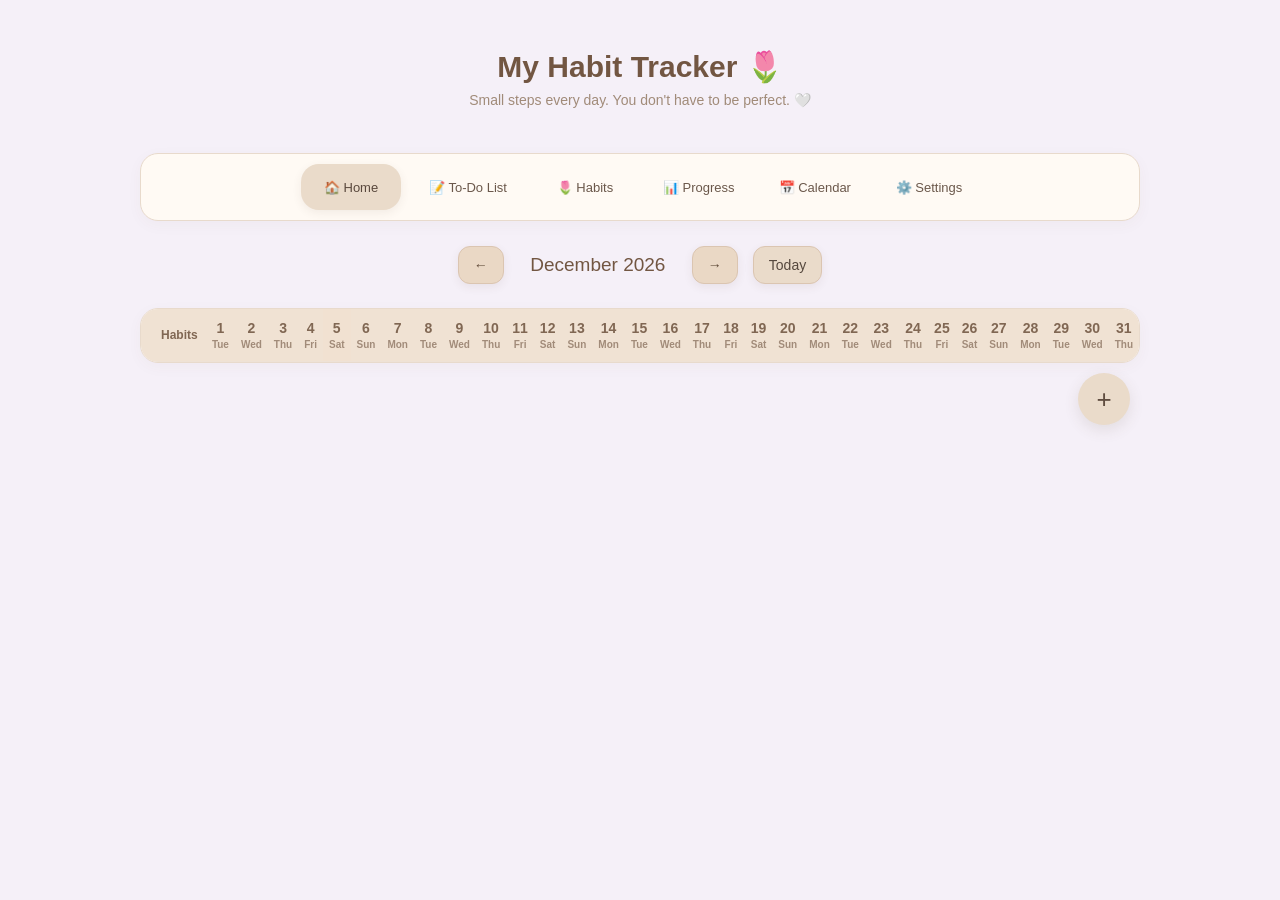
<file: index.html>
<!DOCTYPE html>
<html lang="en">
<head>
  <meta charset="UTF-8">
  <meta name="viewport" content="width=device-width, initial-scale=1.0">
 <title>My Space 🤍</title>
<link rel="stylesheet" href="style.css">

</head>

<body>

<div class="container">

  <header>
    <h1>My Habit Tracker 🌷</h1>
    <p>Small steps every day. You don't have to be perfect. 🤍</p>
  </header>
<nav class="app-nav">

  <button class="nav-active"
          onclick="window.location.href='tracker.html'">
    🏠 Home
  </button>

<button onclick="window.location.href='tasks.html'">
  📝 To-Do List
</button>

  <button onclick="window.location.href='habits.html'">
    🌷 Habits
  </button>

  <button onclick="window.location.href='progress.html'">
    📊 Progress
  </button>

<button onclick="window.location.href='calender.html'">
  📅 Calendar
</button>

  <button onclick="window.location.href='settings.html'">
    ⚙️ Settings
  </button>

</nav>
  <div class="controls">

    <div class="month-control">
      <button onclick="changeMonth(-1)">←</button>

      <h2 id="monthTitle"></h2>

      <button onclick="changeMonth(1)">→</button>
    </div>

    <button class="add-btn" onclick="goToToday()">
      Today
    </button>

  </div>



  <!-- Tracker -->

  <div class="tracker-wrapper">
    <table id="habitTable"></table>
  </div>

  <!-- Add habit -->
<div class="top-add-section">

  <input type="hidden" id="habitInput">

  <button class="top-add-btn" onclick="quickAddHabit()">
    +
  </button>

</div>




</div>


<script src="script.js"></script>

</body>
</html>
</file>
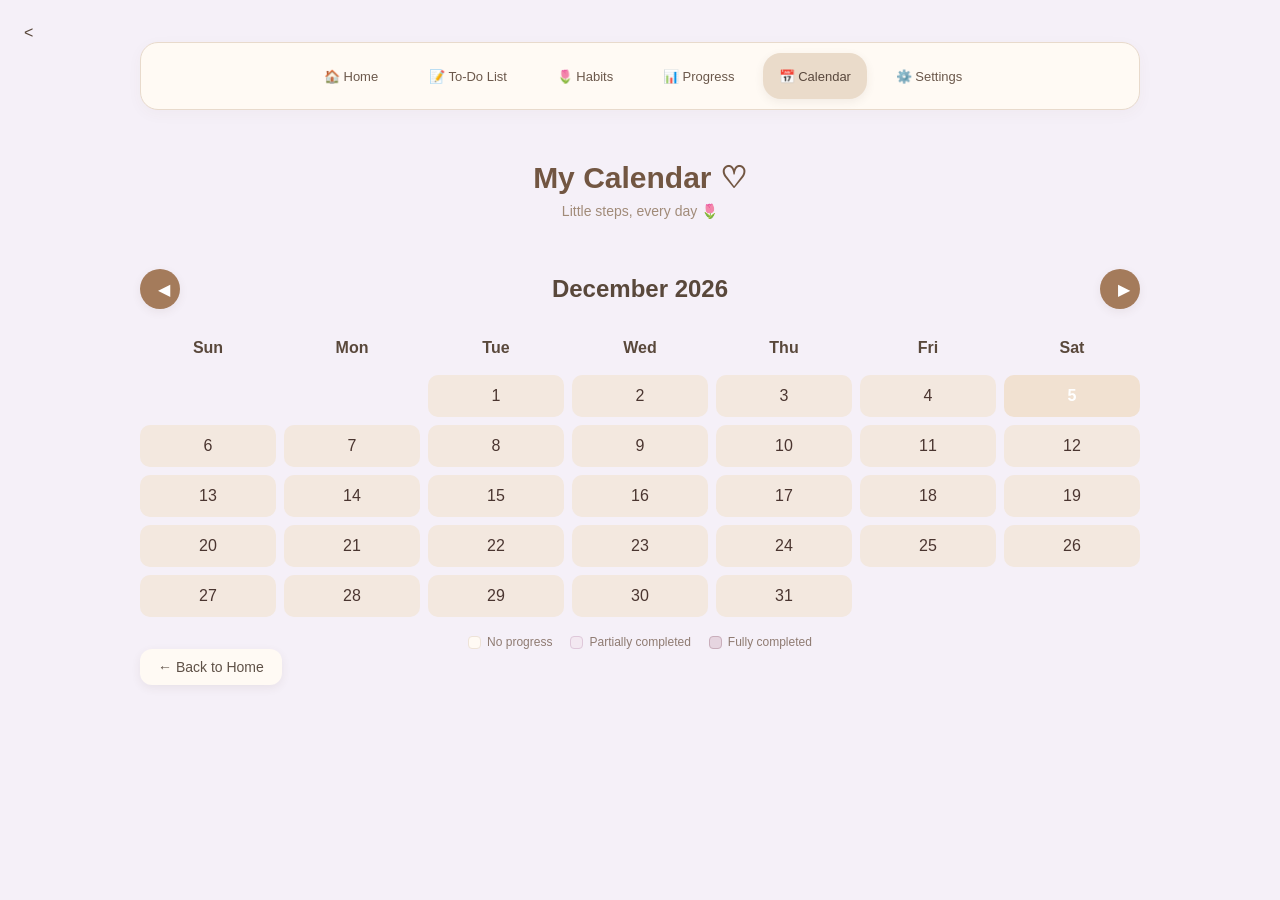
<file: calender.html>
<!DOCTYPE html>
<html lang="en">

<head>
  <meta charset="UTF-8">
  <meta name="viewport" content="width=device-width, initial-scale=1.0">

  <title>My Space - Calendar</title>

  <link rel="stylesheet" href="style.css">
</head>

<body>

  <<div class="container">

    <!-- TOP NAVIGATION -->

    <nav class="app-nav">

      <button onclick="window.location.href='index.html'">
        🏠 Home
      </button>

      <button onclick="window.location.href='tasks.html'">
        📝 To-Do List
      </button>

      <button onclick="window.location.href='habits.html'">
        🌷 Habits
      </button>

      <button onclick="window.location.href='progress.html'">
        📊 Progress
      </button>

      <button class="nav-active"
              onclick="window.location.href='calender.html'">
        📅 Calendar
      </button>

      <button onclick="window.location.href='settings.html'">
        ⚙️ Settings
      </button>

    </nav>

    <header>
      <h1>My Calendar ♡</h1>
      <p>Little steps, every day 🌷</p>
    </header>

    <section class="calendar-box">

     <div class="calendar-navigation">

  <button onclick="changeMonth(-1)">◀</button>

  <h2 id="calendarMonth"></h2>

  <button onclick="changeMonth(1)">▶</button>

</div>

      <div class="calendar-grid" id="calendarGrid"></div>
      <div class="calendar-legend">

  <span>
    <i class="legend-box normal"></i>
    No progress
  </span>

  <span>
    <i class="legend-box partial"></i>
    Partially completed
  </span>

  <span>
    <i class="legend-box complete"></i>
    Fully completed
  </span>

</div>

    </section>

    <button onclick="window.location.href='index.html'">
      ← Back to Home
    </button>

  </div>

  <script src="script.js"></script>

</body>
</html>
</file>
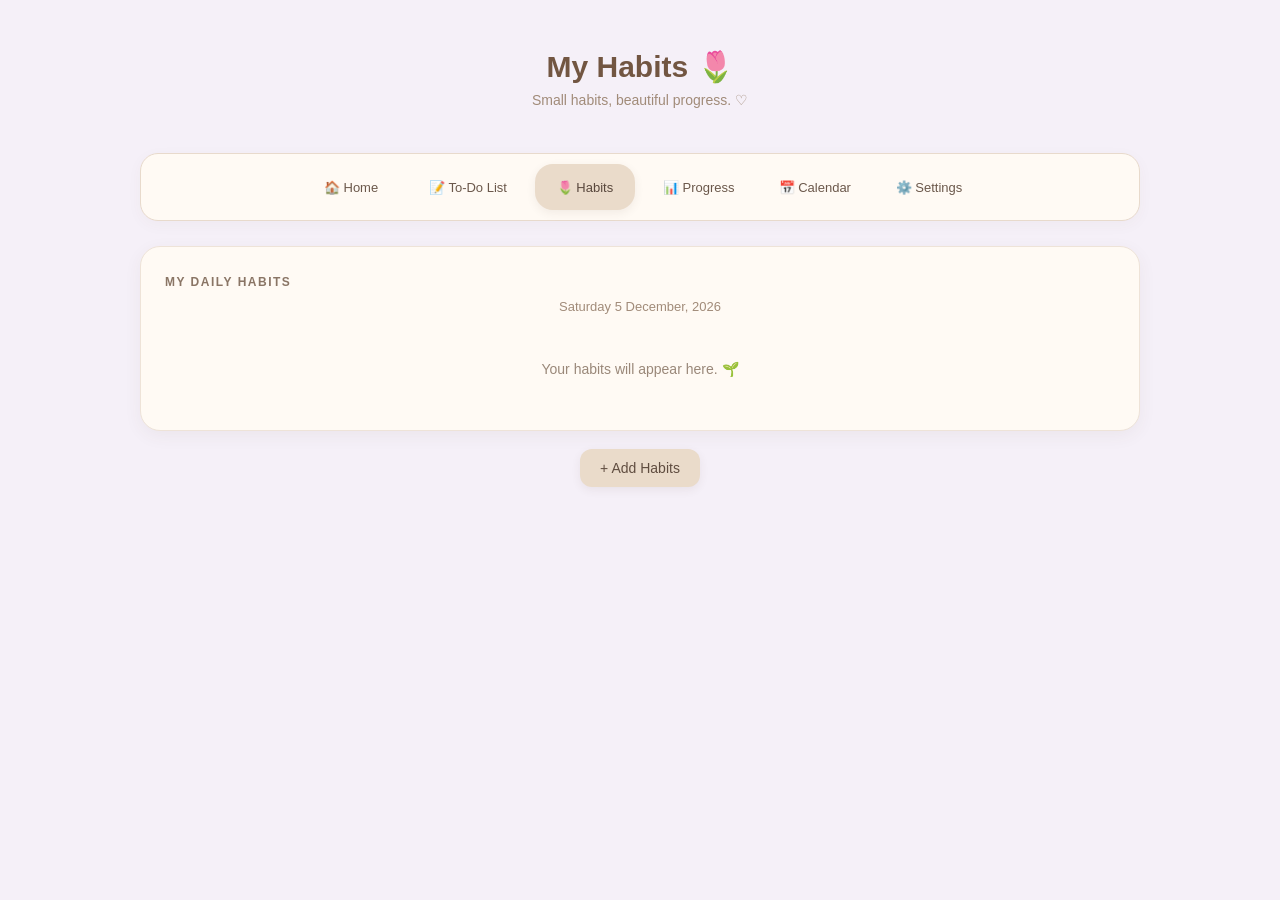
<file: habits.html>
<!DOCTYPE html>
<html lang="en">

<head>
  <meta charset="UTF-8">
  <meta name="viewport" content="width=device-width, initial-scale=1.0">

  <title>My Space - Habits</title>

  <link rel="stylesheet" href="style.css">
</head>

<body>

  <div class="container">

    <header>
      <h1>My Habits 🌷</h1>
      <p>Small habits, beautiful progress. ♡</p>
    </header>

    <!-- NAVIGATION -->

    <nav class="app-nav">

      <button onclick="window.location.href='index.html'">
        🏠 Home
      </button>

      <button onclick="window.location.href='tasks.html'">
        📝 To-Do List
      </button>

      <button class="nav-active"
              onclick="window.location.href='habits.html'">
        🌷 Habits
      </button>

      <button onclick="window.location.href='progress.html'">
        📊 Progress
      </button>

      <button onclick="window.location.href='calender.html'">
        📅 Calendar
      </button>

      <button onclick="window.location.href='settings.html'">
        ⚙️ Settings
      </button>

    </nav>


    <!-- HABITS SECTION -->

    <section class="progress-box">
<p class="section-label">MY DAILY HABITS</p>

<p class="habits-date" id="habitsDate"></p>

      <div id="habitsList">
        <!-- Habits will appear here -->
      </div>

      <p id="emptyHabitsMessage">
        Your habits will appear here. 🌱
      </p>

    </section>


    <button onclick="window.location.href='index.html'">
      + Add Habits
    </button>

  </div>


  <script src="script.js"></script>

  <script>

 function displayHabits() {

  const habitsList =
    document.getElementById("habitsList");

  const emptyMessage =
    document.getElementById("emptyHabitsMessage");

  const habits =
    JSON.parse(localStorage.getItem("habits")) || [];

  const checked =
    JSON.parse(localStorage.getItem("habitChecks")) || {};

  habitsList.innerHTML = "";

  if (habits.length === 0) {

    emptyMessage.style.display = "block";

    return;

  }

  emptyMessage.style.display = "none";


  /* Today's date */

  const today = new Date();

  const dateKey =
    `${today.getFullYear()}-${String(
      today.getMonth() + 1
    ).padStart(2, "0")}-${String(
      today.getDate()
    ).padStart(2, "0")}`;


  habits.forEach((habit, index) => {

    const habitItem =
      document.createElement("div");

    habitItem.className = "habit-item";


    const checkKey =
      `${index}-${dateKey}`;


    const isCompleted =
      checked[checkKey] === true;


habitItem.innerHTML = `

  <label class="habit-check">

    <input
      type="checkbox"
      ${isCompleted ? "checked" : ""}
      onchange="toggleHabitFromHabitsPage(${index})"
    >

    <span>
      ${index + 1}. ${escapeHTML(habit)}
    </span>

  </label>

  <span class="habit-status">
    ${isCompleted ? "Completed ♡" : "Not completed"}
  </span>

`;


    habitsList.appendChild(habitItem);

  });

}
function toggleHabitFromHabitsPage(index) {

  const today = new Date();

const dateKey =
  `${today.getFullYear()}-${String(
    today.getMonth() + 1
  ).padStart(2, "0")}-${String(
    today.getDate()
  ).padStart(2, "0")}`;

const checked =
  JSON.parse(localStorage.getItem("habitChecks")) || {};

const checkKey = `${index}-${dateKey}`;

if (checked[checkKey]) {
  delete checked[checkKey];
} else {
  checked[checkKey] = true;
}

localStorage.setItem(
  "habitChecks",
  JSON.stringify(checked)
);

displayHabits();

}
const habitsDate = document.getElementById("habitsDate");

const today = new Date();

habitsDate.textContent =
  today.toLocaleDateString("en-IN", {
    weekday: "long",
    day: "numeric",
    month: "long",
    year: "numeric"
  });
  displayHabits();

  </script>

</body>
</html>
</file>
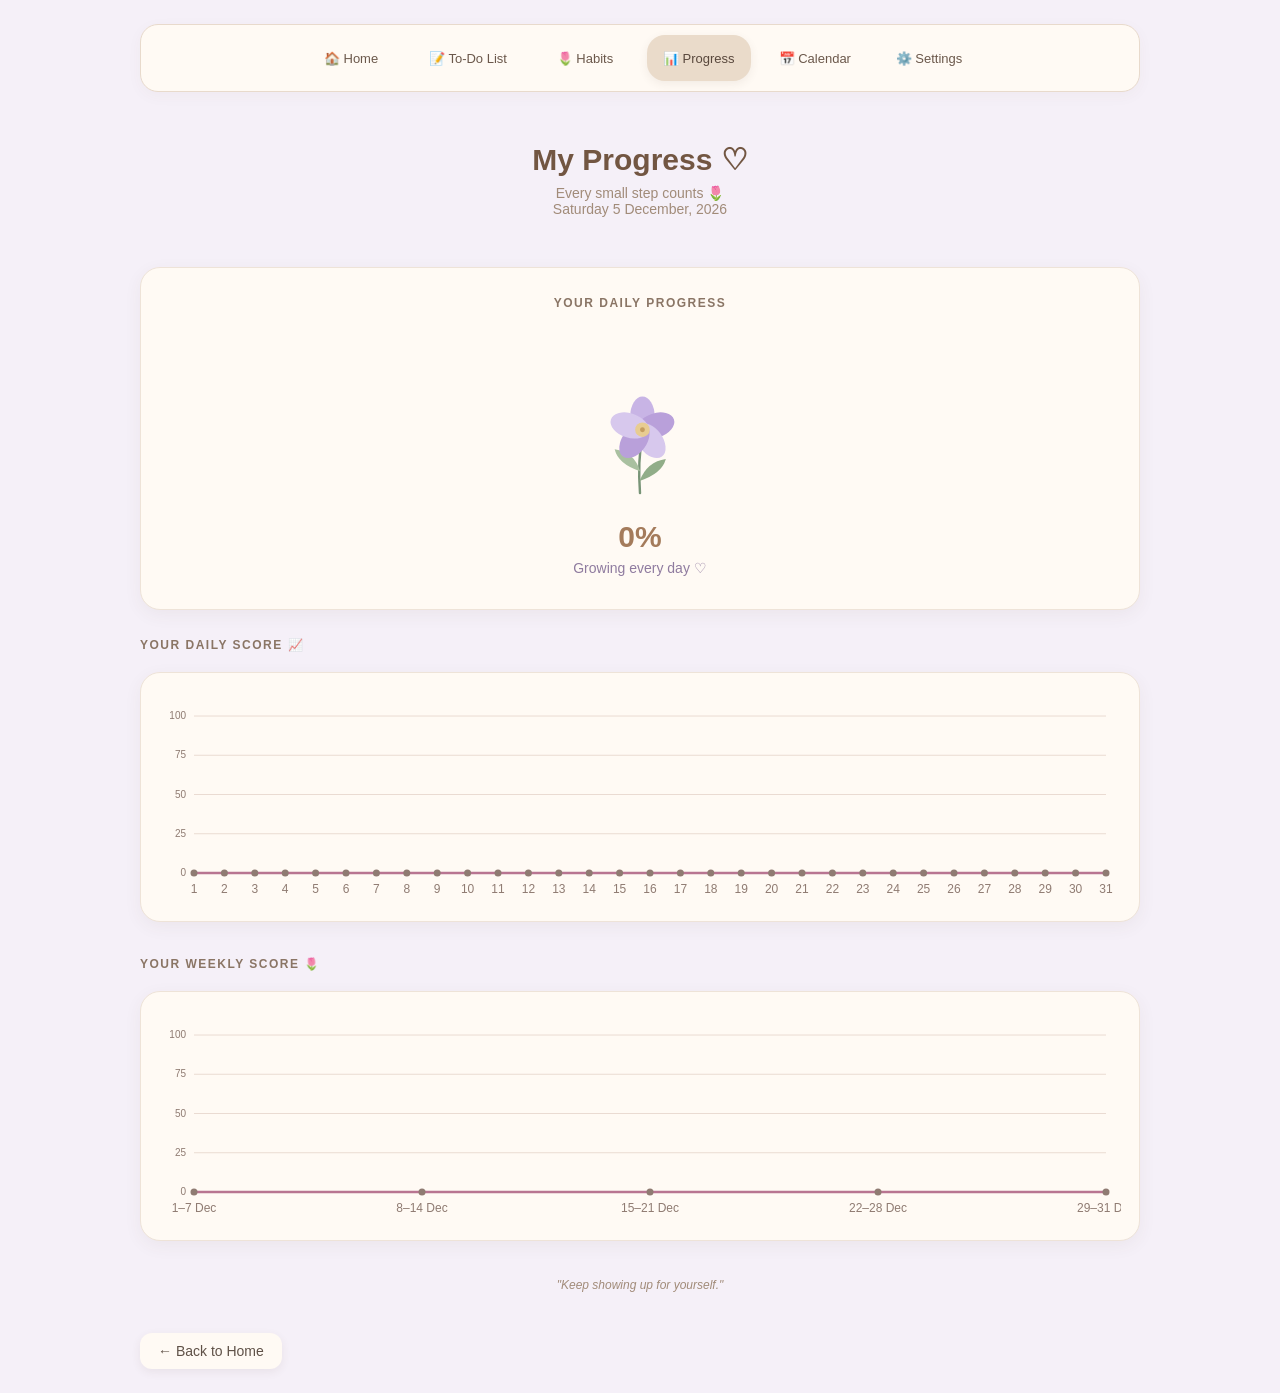
<file: progress.html>
<!DOCTYPE html>
<html lang="en">

<head>
  <meta charset="UTF-8">
  <meta name="viewport" content="width=device-width, initial-scale=1.0">

  <title>My Space - Progress</title>

  <link rel="stylesheet" href="style.css">
</head>

<body>

  <div class="container">


    <!-- TOP NAVIGATION -->

    <nav class="app-nav">

      <button onclick="window.location.href='tracker.html'">
        🏠 Home
      </button>

  <button onclick="window.location.href='tasks.html'">
  📝 To-Do List
</button>

      <button onclick="window.location.href='habits.html'">
        🌷 Habits
      </button>

      <button class="nav-active"
              onclick="window.location.href='progress.html'">
        📊 Progress
      </button>

      <button onclick="window.location.href='calender.html'">
        📅 Calendar
      </button>

      <button onclick="window.location.href='settings.html'">
        ⚙️ Settings
      </button>

    </nav>

    <header>
      <h1>My Progress ♡</h1>
      <p>Every small step counts 🌷</p>
      <p class="current-date" id="currentDate"></p>
    </header>

    <!-- DAILY PROGRESS -->

    <section class="progress-box centered-progress">

      <p class="section-label">YOUR DAILY PROGRESS</p>

      <div class="flower-progress">

        <div class="flower-visual botanical-flower">

          <svg viewBox="0 0 200 220"
               xmlns="http://www.w3.org/2000/svg">

            <!-- Stem -->

            <path d="M100 205 Q95 140 105 85"
                  fill="none"
                  stroke="#789477"
                  stroke-width="5"
                  stroke-linecap="round"/>

            <!-- Left leaf -->

            <path d="M100 160 Q55 145 48 115 Q88 120 100 160Z"
                  fill="#A9C0A0"/>

            <!-- Right leaf -->

            <path d="M99 180 Q145 165 153 135 Q115 140 99 180Z"
                  fill="#91AD88"/>

            <!-- Flower -->

            <g transform="translate(105 75)">

              <ellipse rx="25" ry="40"
                       fill="#C8B4E5"
                       transform="rotate(0) translate(0 -28)"/>

              <ellipse rx="25" ry="40"
                       fill="#B9A0DA"
                       transform="rotate(72) translate(0 -28)"/>

              <ellipse rx="25" ry="40"
                       fill="#D7C8ED"
                       transform="rotate(144) translate(0 -28)"/>

              <ellipse rx="25" ry="40"
                       fill="#B9A0DA"
                       transform="rotate(216) translate(0 -28)"/>

              <ellipse rx="25" ry="40"
                       fill="#D7C8ED"
                       transform="rotate(288) translate(0 -28)"/>

              <circle r="15" fill="#E8CC91"/>

              <circle r="5" fill="#C59D5F"/>

            </g>

          </svg>

        </div>

        <!-- Progress Percentage -->

        <strong id="progressText">0%</strong>

        <p>Growing every day ♡</p>

      </div>

    </section>


    <!-- SCORE GRAPHS -->

    <section class="score-section">

      <p class="section-label">YOUR DAILY SCORE 📈</p>

      <div class="line-graph-container">
        <canvas id="dailyScoreGraph"></canvas>
      </div>


      <p class="section-label">YOUR WEEKLY SCORE 🌷</p>

      <div class="line-graph-container">
        <canvas id="weeklyScoreGraph"></canvas>
      </div>

    </section>


    <!-- MOTIVATIONAL MESSAGE -->

    <p class="daily-quote" id="dailyQuote">
      Little steps, every day. ♡
    </p>


    <!-- BACK BUTTON -->

    <button onclick="window.location.href='tracker.html'">
      ← Back to Home
    </button>

  </div>


  <script src="script.js"></script>

</body>

</html>
</file>
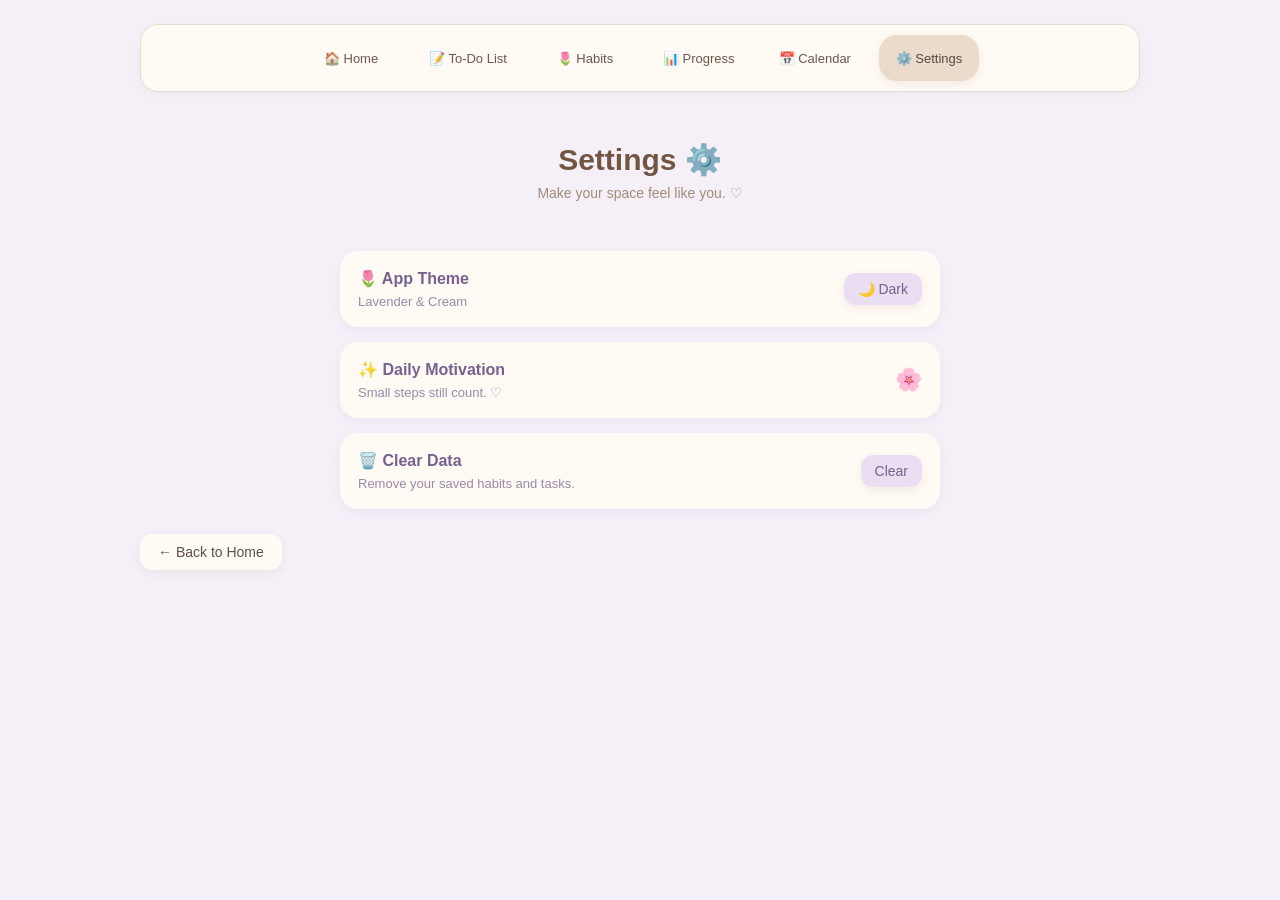
<file: settings.html>
<!DOCTYPE html>
<html lang="en">

<head>
  <meta charset="UTF-8">
  <meta name="viewport" content="width=device-width, initial-scale=1.0">

  <title>My Space - Settings</title>

  <link rel="stylesheet" href="style.css">
</head>

<body>
<div class="container">

    <!-- TOP NAVIGATION -->

    <nav class="app-nav">

      <button onclick="window.location.href='index.html'">
        🏠 Home
      </button>

      <button onclick="window.location.href='tasks.html'">
        📝 To-Do List
      </button>

      <button onclick="window.location.href='habits.html'">
        🌷 Habits
      </button>

      <button onclick="window.location.href='progress.html'">
        📊 Progress
      </button>

      <button onclick="window.location.href='calender.html'">
        📅 Calendar
      </button>

      <button class="nav-active"
              onclick="window.location.href='settings.html'">
        ⚙️ Settings
      </button>

    </nav>

    <header>
      <h1>Settings ⚙️</h1>
      <p>Make your space feel like you. ♡</p>
    </header>


    <!-- SETTINGS -->

    <section class="settings-section">
<div class="setting-item">
  <div>
    <strong>🌷 App Theme</strong>
    <p id="themeText">Lavender & Cream</p>
  </div>

  <button onclick="toggleTheme()" id="themeButton">
    🌙 Dark
  </button>
</div>


      <div class="setting-item">
        <div>
          <strong>✨ Daily Motivation</strong>
          <p>Small steps still count. ♡</p>
        </div>

        <span>🌸</span>
      </div>


      <div class="setting-item">
        <div>
          <strong>🗑️ Clear Data</strong>
          <p>Remove your saved habits and tasks.</p>
        </div>

        <button onclick="clearAppData()">
          Clear
        </button>
      </div>

    </section>


    <button onclick="window.location.href='index.html'">
      ← Back to Home
    </button>

  </div>


  <script src="script.js"></script>

  <script>
function toggleTheme() {

  document.body.classList.toggle("dark-mode");

  const isDark =
    document.body.classList.contains("dark-mode");

  localStorage.setItem("darkMode", isDark);

  const themeText =
    document.getElementById("themeText");

  const themeButton =
    document.getElementById("themeButton");

  if (isDark) {

    themeText.textContent = "Dark Mode";
    themeButton.textContent = "☀️ Light";

  } else {

    themeText.textContent = "Lavender & Cream";
    themeButton.textContent = "🌙 Dark";

  }

}
    function clearAppData() {

      const confirmClear =
        confirm("Are you sure you want to clear your saved data?");

      if (!confirmClear) return;

      localStorage.removeItem("habits");
      localStorage.removeItem("habitChecks");
      localStorage.removeItem("tasks");

      alert("Your saved data has been cleared.");

      window.location.href = "index.html";

    }

  </script>

</body>

</html>
</file>
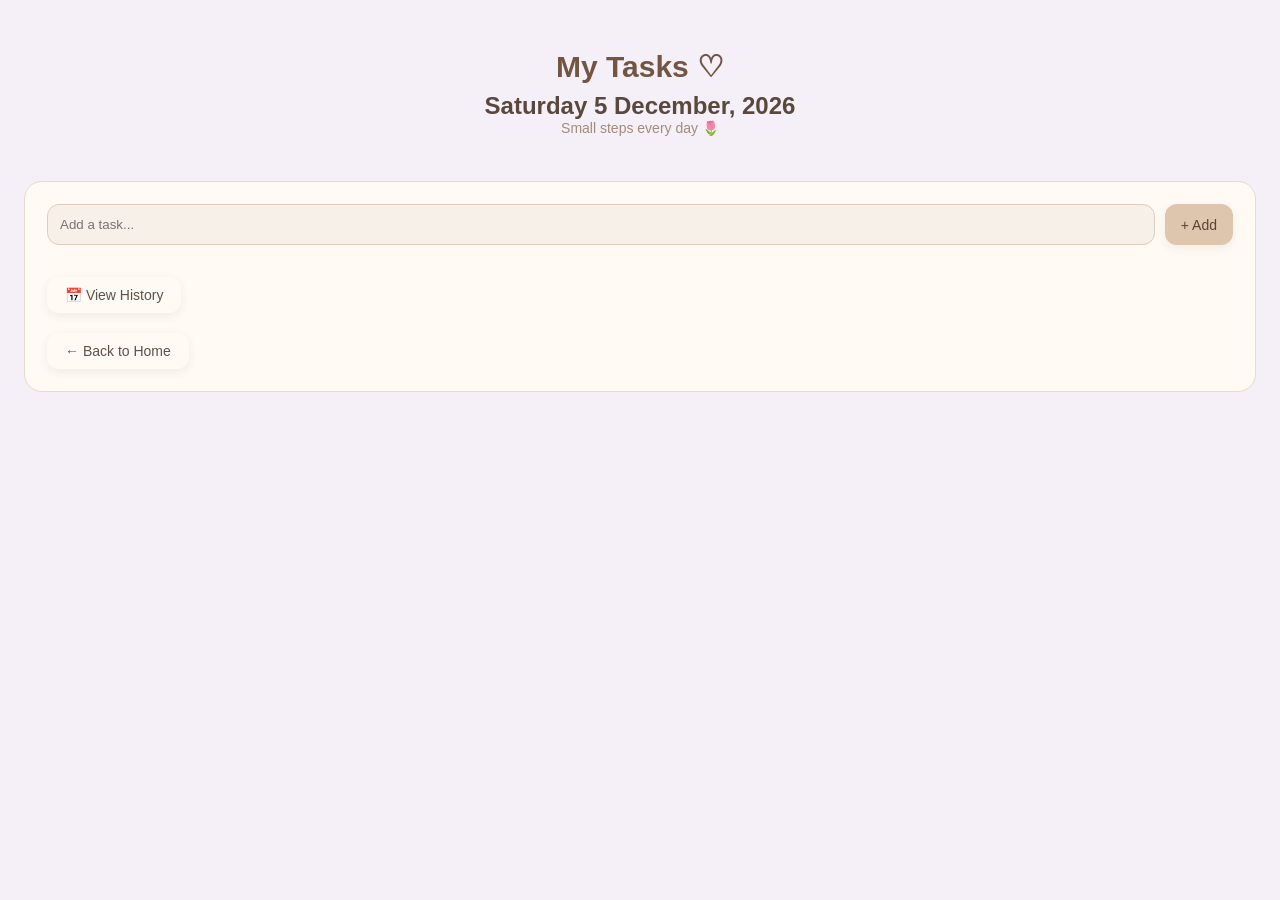
<file: tasks.html>
<!DOCTYPE html>
<html lang="en">
<head>
  <meta charset="UTF-8">
  <meta name="viewport" content="width=device-width, initial-scale=1.0">

  <title>My Space - Tasks</title>

  <link rel="stylesheet" href="style.css">
</head>

<body>

<header>
  <h1>My Tasks ♡</h1>

  <h2 id="taskDate"></h2>

  <p>Small steps every day 🌷</p>
</header>

  <main class="todo-section">

    <div class="todo-input">
      <input
        type="text"
        id="taskInput"
        placeholder="Add a task..."
        maxlength="100"
      >

      <button onclick="addTask()">+ Add</button>
    </div>

    <ul id="taskList"></ul>
    <button onclick="showTaskHistory()">
  📅 View History
</button>

<div id="taskHistory"></div>

    <button onclick="window.location.href='index.html'">
      ← Back to Home
    </button>

  </main>

  <script src="script.js"></script>

</body>
</html>
</file>
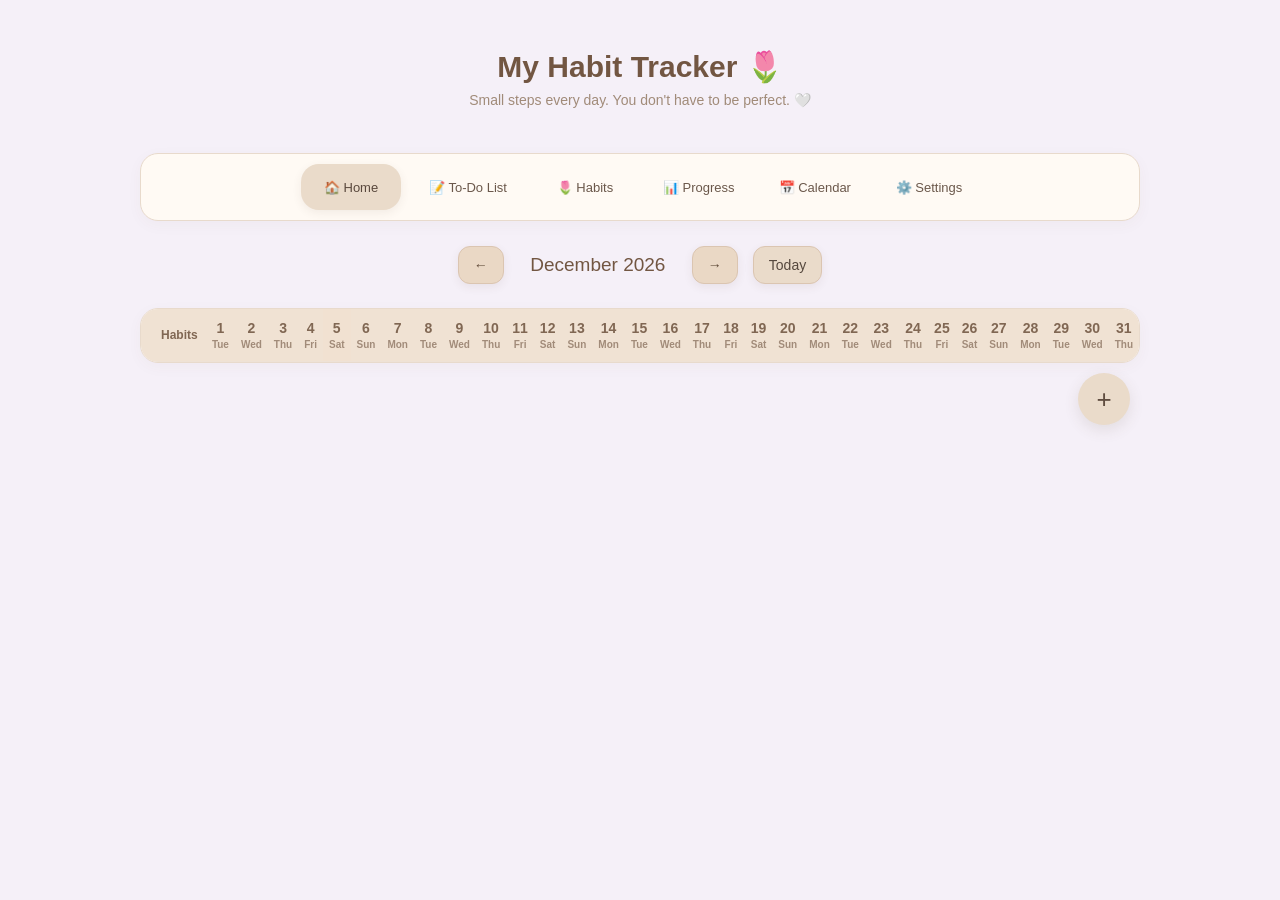
<file: tracker.html>
<!DOCTYPE html>
<html lang="en">
<head>
  <meta charset="UTF-8">
  <meta name="viewport" content="width=device-width, initial-scale=1.0">
 <title>My Space 🤍</title>
<link rel="stylesheet" href="style.css">

</head>

<body>

<div class="container">

  <header>
    <h1>My Habit Tracker 🌷</h1>
    <p>Small steps every day. You don't have to be perfect. 🤍</p>
  </header>
<nav class="app-nav">

  <button class="nav-active"
          onclick="window.location.href='tracker.html'">
    🏠 Home
  </button>

<button onclick="window.location.href='tasks.html'">
  📝 To-Do List
</button>

  <button onclick="window.location.href='habits.html'">
    🌷 Habits
  </button>

  <button onclick="window.location.href='progress.html'">
    📊 Progress
  </button>

<button onclick="window.location.href='calender.html'">
  📅 Calendar
</button>

  <button onclick="window.location.href='settings.html'">
    ⚙️ Settings
  </button>

</nav>
  <div class="controls">

    <div class="month-control">
      <button onclick="changeMonth(-1)">←</button>

      <h2 id="monthTitle"></h2>

      <button onclick="changeMonth(1)">→</button>
    </div>

    <button class="add-btn" onclick="goToToday()">
      Today
    </button>

  </div>



  <!-- Tracker -->

  <div class="tracker-wrapper">
    <table id="habitTable"></table>
  </div>

  <!-- Add habit -->
<div class="top-add-section">

  <input type="hidden" id="habitInput">

  <button class="top-add-btn" onclick="quickAddHabit()">
    +
  </button>

</div>




</div>


<script src="script.js"></script>

</body>
</html>
</file>
<file: style.css>
* {
  box-sizing: border-box;
  margin: 0;
  padding: 0;
}

body {
  font-family: "Segoe UI", sans-serif;
 background: #f5f0f8;
  color: #59483b;
  padding: 24px;
  min-height: 100vh;
}

.container {
  max-width: 1000px;
  margin: auto;
}

/* Header */

header {
  text-align: center;
  padding: 25px 10px;
  margin-bottom: 20px;
}

header h1 {
  font-size: 30px;
  font-weight: 600;
  color: #725642;
  margin-bottom: 8px;
}

header p {
  color: #a18b79;
  font-size: 14px;
}

/* Navigation */

.app-nav {
  display: flex;
  justify-content: center;
  flex-wrap: wrap;
  gap: 8px;
  padding: 10px;
  margin-bottom: 25px;
  background: #fffaf4;
  border: 1px solid #e8dacc;
  border-radius: 18px;
  box-shadow: 0 4px 15px rgba(100, 75, 50, 0.04);
}

.app-nav button {
  border: none;
  background: transparent;
  color: #927b68;
  padding: 11px 18px;
  border-radius: 12px;
  cursor: pointer;
  font-size: 13px;
  transition: 0.2s ease;
}

.app-nav button:hover,
.app-nav .nav-active {
  background: #ddc5ae;
  color: #594334;
}

/* Controls */

.controls {
  display: flex;
  justify-content: center;
  align-items: center;
  gap: 15px;
  margin-bottom: 24px;
  flex-wrap: wrap;
}

.month-control {
  display: flex;
  align-items: center;
  gap: 14px;
}

.month-control button,
.add-btn {
  border: 1px solid #dbc5b1;
  background: #ead8c5;
  color: #604a38;
  padding: 10px 15px;
  border-radius: 12px;
  cursor: pointer;
  font-size: 14px;
  transition: 0.2s ease;
}

.month-control button:hover,
.add-btn:hover {
  background: #d4b79d;
  transform: translateY(-1px);
}

#monthTitle {
  min-width: 160px;
  text-align: center;
  font-size: 19px;
  font-weight: 500;
  color: #725642;
}

/* Statistics */

.stats {
  display: flex;
  justify-content: center;
  gap: 14px;
  margin-bottom: 24px;
  flex-wrap: wrap;
}

.stat {
  background: #fffaf4;
  border: 1px solid #e8dacc;
  padding: 20px;
  border-radius: 18px;
  text-align: center;
  min-width: 170px;
  box-shadow: 0 4px 15px rgba(100, 75, 50, 0.04);
}

.stat-number {
  font-size: 25px;
  font-weight: 600;
  color: #a47b5b;
  margin-bottom: 6px;
}

.stat-label {
  color: #a18b79;
  font-size: 12px;
}

/* Tracker */

.tracker-wrapper {
  background: #fffaf4;
  border: 1px solid #e8dacc;
  border-radius: 18px;
  overflow-x: auto;
  box-shadow: 0 4px 15px rgba(100, 75, 50, 0.04);
}

table {
  border-collapse: collapse;
  width: 100%;
  min-width: 750px;
}

th,
td {
  border-bottom: 1px solid #eee2d6;
  text-align: center;
  padding: 11px 6px;
}

th {
  background: #f0e2d3;
  color: #806753;
  font-size: 12px;
}

.habit-column {
  width: 220px;
  text-align: left;
  padding-left: 20px;
  position: sticky;
  left: 0;
  background: #fffaf4;
  z-index: 2;
}

th.habit-column {
  background: #f0e2d3;
  z-index: 3;
}

.habit-name {
  font-size: 14px;
  font-weight: 500;
  color: #59483b;
}

.day-number {
  font-weight: 600;
  font-size: 14px;
}

.weekday {
  font-size: 10px;
  color: #a18b79;
  margin-top: 3px;
}

/* Checkbox */

input[type="checkbox"] {
  appearance: none;
  width: 21px;
  height: 21px;
  border: 1px solid #cdb39c;
  border-radius: 7px;
  cursor: pointer;
  position: relative;
  vertical-align: middle;
  transition: 0.2s ease;
}

input[type="checkbox"]:checked {
  background: #b89578;
  border-color: #b89578;
}

input[type="checkbox"]:checked::after {
  content: "✓";
  color: #fffaf4;
  font-size: 14px;
  font-weight: bold;
  position: absolute;
  left: 4px;
  top: 0;
}

.today {
  background: #f1e1d1 !important;
}

/* Delete button */

.delete-btn {
  border: none;
  background: transparent;
  color: #a18b79;
  cursor: pointer;
  font-size: 13px;
  margin-left: 8px;
  opacity: 0.6;
}

.delete-btn:hover {
  opacity: 1;
  color: #a47b5b;
}

/* Add habit */

.add-section {
  display: flex;
  gap: 10px;
  margin-top: 20px;
  margin-bottom: 20px;
}

#habitInput {
  flex: 1;
  padding: 13px;
  border: 1px solid #e1cdbb;
  background: #fffaf4;
  color: #59483b;
  border-radius: 12px;
  outline: none;
  font-size: 14px;
}

#habitInput::placeholder {
  color: #b6a18e;
}

#habitInput:focus {
  border-color: #b89578;
}

/* Progress */

.progress-box {
  background: #fffaf4;
  border: 1px solid #e8dacc;
  padding: 30px 20px;
  border-radius: 18px;
  margin-top: 20px;
  box-shadow: 0 4px 15px rgba(100, 75, 50, 0.04);
}

.centered-progress {
  text-align: center;
}

.section-label {
  color: #a18b79;
  font-size: 11px;
  letter-spacing: 2px;
  margin-bottom: 22px;
}

.progress-ring {
  display: flex;
  justify-content: center;
  align-items: center;
}

.progress-circle {
  width: 145px;
  height: 145px;
  border-radius: 50%;
  border: 8px solid #ead8c5;
  display: flex;
  align-items: center;
  justify-content: center;
  background: #fffaf4;
  box-shadow: 0 0 25px rgba(160, 120, 85, 0.08);
  transition: background 0.6s ease;
}

#progressText {
  color: #a47b5b;
  font-size: 30px;
  font-weight: 600;
}

.progress-message {
  color: #a18b79;
  font-size: 12px;
  margin-top: 18px;
}

.daily-quote {
  text-align: center;
  color: #a18b79;
  font-size: 12px;
  font-style: italic;
  margin: 18px auto;
  max-width: 280px;
  line-height: 1.6;
}

/* Mobile */

@media (max-width: 600px) {
  body {
    padding: 12px;
  }

  header h1 {
    font-size: 25px;
  }

  .app-nav {
    gap: 4px;
  }

  .app-nav button {
    padding: 10px 12px;
    font-size: 12px;
  }

  .stats {
    gap: 8px;
  }

  .stat {
    min-width: 130px;
    padding: 13px 8px;
  }

  .stat-number {
    font-size: 21px;
  }

  .add-section {
    flex-direction: column;
  }

  .add-btn {
    width: 100%;
  }
}
/* To-Do List */

.todo-section {
  background: #fffaf4;
  border: 1px solid #e8dacc;
  border-radius: 18px;
  padding: 22px;
  margin-bottom: 25px;
}

.todo-section h2 {
  color: #725642;
  font-size: 20px;
  margin-bottom: 16px;
}

.todo-input {
  display: flex;
  gap: 10px;
}

#taskInput {
  flex: 1;
  padding: 12px;
  border: 1px solid #e1cdbb;
  border-radius: 12px;
  background: #f6f0e8;
  color: #59483b;
  outline: none;
}

.todo-input button {
  border: none;
  background: #ddc5ae;
  color: #594334;
  padding: 10px 16px;
  border-radius: 12px;
  cursor: pointer;
}

#taskList {
  list-style: none;
  margin-top: 18px;
}

#taskList li {
  display: flex;
  justify-content: space-between;
  align-items: center;
  padding: 12px;
  margin-bottom: 8px;
  background: #f6f0e8;
  border-radius: 10px;
  color: #59483b;
}

#taskList button {
  border: none;
  background: transparent;
  cursor: pointer;
  color: #a47b5b;
}
/* Separate Pages */

.page-section {
  display: none;
}

.page-section.active-page {
  display: block;
}
#taskList label {
  display: flex;
  align-items: center;
  gap: 10px;
}

#taskList input[type="checkbox"] {
  width: 18px;
  height: 18px;
  cursor: pointer;
}

#taskList .completed {
  text-decoration: line-through;
  opacity: 0.5;
}
.top-add-section {
  display: flex;
  justify-content: flex-end;
  margin: 10px 0 20px;
}

.top-add-btn {
  width: 45px;
  height: 45px;
  border: none;
  border-radius: 50%;
  background: #a47b5b;
  color: white;
  font-size: 28px;
  cursor: pointer;
}

.calendar-box {
  margin-top: 25px;
  text-align: center;
}

.calendar-grid {
  display: grid;
  grid-template-columns: repeat(7, 1fr);
  gap: 8px;
  margin-top: 20px;
}

.calendar-weekday {
  font-weight: bold;
  padding: 10px 0;
}

.calendar-day,
.calendar-empty {
  padding: 12px 0;
  border-radius: 10px;
}

.calendar-day {
  background: #f3e8df;
  color: #4a3530;
}

.calendar-day.today {
  background: #a47b5b;
  color: white;
  font-weight: bold;
}
.calendar-navigation {
  display: flex;
  align-items: center;
  justify-content: space-between;
  gap: 15px;
  margin-bottom: 15px;
}

.calendar-navigation button {
  width: 40px;
  height: 40px;
  border: none;
  border-radius: 50%;
  background: #a47b5b;
  color: white;
  cursor: pointer;
  font-size: 16px;
}

.calendar-navigation h2 {
  margin: 0;
}



/* -----------------------------
   LINE SCORE GRAPHS
----------------------------- */

.line-graph-container {
  width: 100%;
  height: 250px;
  margin: 20px 0 35px;
  padding: 15px;
  background: #fffaf4;
  border-radius: 18px;
  box-sizing: border-box;
  overflow-x: auto;
}

.line-graph-container canvas {
  width: 100%;
  height: 100%;
  display: block;
}
/* -----------------------------
   GROWING FLOWER PROGRESS
----------------------------- */

.flower-progress {
  text-align: center;
  padding: 25px;
  background: #fffaff;
  border-radius: 24px;
}

.flower-visual {
  position: relative;
  width: 180px;
  height: 180px;
  margin: 0 auto 10px;
}

.flower-sparkles {
  color: #b5a1d3;
  font-size: 22px;
  letter-spacing: 12px;
  margin-bottom: 8px;
}

.flower-head {
  font-size: 65px;
  animation: flowerFloat 3s ease-in-out infinite;
}

.flower-stem {
  width: 6px;
  height: 55px;
  background: #91a887;
  border-radius: 10px;
  margin: -8px auto 0;
}

.flower-leaves {
  font-size: 35px;
  margin-top: -45px;
  margin-left: 65px;
}

.flower-soil {
  width: 100px;
  height: 22px;
  background: #b99b91;
  border-radius: 50%;
  margin: 12px auto 0;
}

.flower-progress strong {
  display: block;
  color: #76618f;
  font-size: 32px;
  margin-top: 15px;
}

.flower-progress p {
  color: #8f7b9f;
  font-size: 15px;
}

@keyframes flowerFloat {
  0%, 100% {
    transform: translateY(0);
  }

  50% {
    transform: translateY(-6px);
  }
}
/* Bigger Botanical Flower */

.botanical-flower {
  width: 260px;
  margin: 0 auto;
}

.botanical-flower svg {
  width: 240px;
  height: 265px;
  display: block;
  margin: 0 auto;
}
/* SMALL BOTANICAL FLOWER */

.botanical-flower {
  width: 180px;
  margin: 0 auto;
  text-align: center;
}

.botanical-flower svg {
  width: 150px;
  height: 170px;
  display: block;
  margin: 0 auto;
}

.botanical-flower strong {
  display: block;
  font-size: 28px;
  color: #76618f;
  margin-top: 5px;
}

.botanical-flower p {
  margin-top: 5px;
  color: #8f7b9f;
}

/* SETTINGS PAGE */

.settings-section {
  margin: 25px auto;
  max-width: 600px;
}

.setting-item {
  display: flex;
  justify-content: space-between;
  align-items: center;
  gap: 15px;
  padding: 18px;
  margin-bottom: 15px;
  background: #fffaf4;
  border-radius: 18px;
  box-shadow: 0 4px 12px rgba(120, 95, 140, 0.08);
}

.setting-item strong {
  color: #76618f;
  font-size: 16px;
}

.setting-item p {
  margin: 6px 0 0;
  color: #9a8aa8;
  font-size: 13px;
}

.setting-item span {
  font-size: 22px;
}

.setting-item button {
  padding: 8px 14px;
  background: #eadff2;
  color: #76618f;
  border: none;
  border-radius: 12px;
  cursor: pointer;
}
/* -----------------------------
   TASK HISTORY
----------------------------- */

#taskHistory {
  margin-top: 20px;
  text-align: left;
}

#taskHistory > div {
  background: #fffaf4;
  padding: 16px;
  margin-bottom: 14px;
  border-radius: 14px;
  border: 1px solid #eee3d8;
}

#taskHistory h3 {
  margin-top: 0;
  margin-bottom: 10px;
  font-size: 16px;
  font-weight: 600;
}

#taskHistory p {
  margin: 8px 0;
  font-size: 14px;
}
/* -----------------------------
   AESTHETIC BUTTONS
----------------------------- */

button {
  border: none;
  outline: none;
  cursor: pointer;

  background: #fffaf4;
  color: #5f5147;

  padding: 10px 18px;

  border-radius: 12px;

  font-family: inherit;
  font-size: 14px;
  font-weight: 500;

  box-shadow: 0 3px 10px rgba(90, 70, 50, 0.08);

  transition:
    transform 0.2s ease,
    box-shadow 0.2s ease,
    background 0.2s ease;
}


/* Hover */

button:hover {
  background: #f4eadf;

  transform: translateY(-2px);

  box-shadow:
    0 5px 14px rgba(90, 70, 50, 0.12);
}


/* Click */

button:active {
  transform: translateY(0);

  box-shadow:
    0 2px 6px rgba(90, 70, 50, 0.08);
}


/* Back to Home */

button[onclick*="tracker.html"] {
  margin-top: 20px;
}


/* View History */

button[onclick*="showTaskHistory"] {
  margin-top: 14px;
}


/* -----------------------------
   FLOATING + BUTTON
----------------------------- */

.top-add-btn {
  width: 54px;
  height: 54px;

  padding: 0;

  border-radius: 50%;

  background: #eadbca;
  color: #604d40;

  font-size: 27px;
  font-weight: 400;

  display: flex;
  align-items: center;
  justify-content: center;

  box-shadow:
    0 5px 15px rgba(90, 70, 50, 0.12);
}

.top-add-btn:hover {
  background: #e2cfbb;

  transform: translateY(-3px);

  box-shadow:
    0 8px 18px rgba(90, 70, 50, 0.15);
}


/* Today button */

.add-btn {
  background: #eadbca;
  color: #55483e;
}

.add-btn:hover {
  background: #e2cfbb;
}


/* Add button hover */

.add-btn:hover,
.top-add-btn:hover {
  background: #dfcfbd;
}


/* Delete buttons */

button[onclick*="deleteTask"] {
  background: transparent;
  box-shadow: none;
  padding: 6px 9px;
}

button[onclick*="deleteTask"]:hover {
  background: #f3e7dc;
  transform: scale(1.05);
}


/* -----------------------------
   NAVIGATION BUTTONS
----------------------------- */

.app-nav button {
  background: transparent;
  color: #6b584b;

  box-shadow: none;

  padding: 10px 16px;
  border-radius: 18px;
}

.app-nav button:hover {
  background: #f7eee5;
  transform: translateY(-1px);
}


/* Active Home button */

.app-nav .nav-active {
  background: #eadbca;
  color: #59483d;

  box-shadow:
    0 3px 10px rgba(90, 70, 50, 0.08);
}

.app-nav .nav-active:hover {
  background: #e5d3c0;
}
/* =============================
   FINAL NAVIGATION ALIGNMENT
============================= */

.app-nav {
  display: flex;
  align-items: center;
  justify-content: center;
  gap: 12px;
}

.app-nav button {
  height: 46px;
  min-width: 100px;

  margin: 0;
  padding: 0 16px;

  display: flex;
  align-items: center;
  justify-content: center;

  line-height: 1;
  white-space: nowrap;
}


/* Active Home button */

.app-nav .nav-active {
  height: 46px;
  min-width: 100px;

  display: flex;
  align-items: center;
  justify-content: center;

  margin: 0;
}


/* =============================
   CENTER + BUTTON
============================= */

.top-add-section {
  width: 100%;

  display: flex;
  align-items: center;
  justify-content: flex-end;

  margin-top: 10px;
  padding-right: 10px;
}


/* The + itself */

.top-add-btn {
  width: 52px;
  height: 52px;

  min-width: 52px;

  padding: 0;
  margin: 0;

  display: flex;
  align-items: center;
  justify-content: center;

  border-radius: 50%;

  font-size: 26px;
  line-height: 1;
}
/* =============================
   HABITS PAGE
============================= */

.progress-box {
  margin-top: 25px;
  padding: 28px 24px;

  background: #fffaf4;
  border: 1px solid #eee3d8;
  border-radius: 20px;

  box-shadow: 0 5px 18px rgba(90, 70, 50, 0.06);
}

.section-label {
  margin-bottom: 10px;

  font-size: 12px;
  letter-spacing: 1.5px;
  color: #8a7565;
  font-weight: 600;
}

/* Today's date */

.habits-date {
  text-align: center;
  color: #a18b79;
  font-size: 13px;
  margin-bottom: 22px;
}

/* Individual habits */

.habit-item {
  display: flex;
  align-items: center;
  justify-content: space-between;
  gap: 15px;

  padding: 15px 16px;
  margin-bottom: 10px;

  background: #f8f1e9;
  border: 1px solid #eee2d6;
  border-radius: 14px;

  color: #5f5147;
  font-size: 15px;

  transition: 0.2s ease;
}

.habit-item:hover {
  background: #f2e7db;
  transform: translateY(-1px);
}

/* Checkbox + habit name */

.habit-check {
  display: flex;
  align-items: center;
  gap: 12px;

  flex: 1;
  cursor: pointer;
}

.habit-check span {
  transition: 0.2s ease;
}

/* Completed habit */

.habit-item:has(input:checked) .habit-check span {
  text-decoration: line-through;
  opacity: 0.55;
}

/* Status */

.habit-status {
  font-size: 12px;
  color: #a18b79;
  white-space: nowrap;
}

.habit-item:has(input:checked) .habit-status {
  color: #a47b5b;
}

/* Empty message */

#emptyHabitsMessage {
  color: #9a8879;
  font-size: 14px;
  text-align: center;
  padding: 25px 0;
}

/* Add Habits button */

.progress-box + button {
  display: block;
  margin: 18px auto 0;

  padding: 11px 20px;

  background: #eadbca;
  color: #604d40;

  border: none;
  border-radius: 12px;

  font-family: inherit;
  font-size: 14px;
  cursor: pointer;

  transition: 0.2s ease;
}

.progress-box + button:hover {
  background: #dfcfbd;
  transform: translateY(-2px);
}

/* Mobile */

@media (max-width: 600px) {

  .progress-box {
    padding: 22px 16px;
  }

  .habit-item {
    padding: 14px 12px;
  }

  .habit-status {
    font-size: 11px;
  }

}
/* =============================
   PROGRESS PAGE - DAILY CARD
============================= */

.centered-progress {
  margin-top: 25px;
  padding: 28px 24px;
  background: #fffaf4;
  border: 1px solid #eee3d8;
  border-radius: 20px;
  box-shadow: 0 5px 18px rgba(90, 70, 50, 0.06);
}

.centered-progress .section-label {
  margin-bottom: 12px;
}

.centered-progress .flower-progress {
  padding: 10px 0 5px;
  background: transparent;
}

.centered-progress .botanical-flower {
  margin-bottom: 5px;
}

.centered-progress .flower-progress strong {
  margin-top: 8px;
  font-size: 30px;
}

.centered-progress .flower-progress p {
  margin-top: 6px;
  font-size: 14px;
  color: #8f7b9f;
}
/* =============================
   PROGRESS PAGE - SCORE GRAPHS
============================= */

.score-section {
  margin-top: 25px;
}

.score-section .section-label {
  margin-top: 28px;
  margin-bottom: 12px;
}

.line-graph-container {
  background: #fffaf4;
  border: 1px solid #eee3d8;
  border-radius: 20px;
  box-shadow: 0 5px 18px rgba(90, 70, 50, 0.06);
  padding: 18px;
}
/* =============================
   PROGRESS PAGE - GRAPH SIZE
============================= */

.line-graph-container {
  overflow-x: auto;
}

.line-graph-container canvas {
  min-width: 600px;
  display: block;
}
/* =============================
   CALENDAR - HABIT COMPLETION
============================= */

.calendar-day.partially-completed {
  background: #f3e8f1;
  border: 1px solid #dfc8da;
}

.calendar-day.fully-completed {
  background: #e6d5e0;
  border: 1px solid #c9aebb;
}
/* =============================
   CALENDAR - LEGEND
============================= */

.calendar-legend {
  display: flex;
  justify-content: center;
  align-items: center;
  gap: 18px;
  flex-wrap: wrap;
  margin-top: 18px;
  font-size: 12px;
  color: #8f7b72;
}

.calendar-legend span {
  display: flex;
  align-items: center;
  gap: 6px;
}

.legend-box {
  width: 13px;
  height: 13px;
  border-radius: 4px;
  display: inline-block;
}

.legend-box.normal {
  background: #fffaf4;
  border: 1px solid #eee3d8;
}

.legend-box.partial {
  background: #f3e8f1;
  border: 1px solid #dfc8da;
}

.legend-box.complete {
  background: #e6d5e0;
  border: 1px solid #c9aebb;
}
/* =============================
   DARK MODE
============================= */

body.dark-mode {
  background: #2f2830;
  color: #f6eee8;
}

body.dark-mode .container {
  background: #2f2830;
}

body.dark-mode header h1,
body.dark-mode header p {
  color: #f6eee8;
}

body.dark-mode .app-nav {
  background: #3a3039;
}

body.dark-mode .app-nav button {
  color: #f6eee8;
}

body.dark-mode .settings-section,
body.dark-mode .setting-item,
body.dark-mode .progress-box,
body.dark-mode .line-graph-container,
body.dark-mode .calendar-box {
  background: #3a3039;
  border-color: #514450;
}

body.dark-mode .setting-item p,
body.dark-mode .section-label,
body.dark-mode .current-date {
  color: #cbbbc5;
}

body.dark-mode button {
  color: #f6eee8;
}
/* Dark mode text visibility */

body.dark-mode .setting-item strong {
  color: #fffaf4;
}

body.dark-mode .setting-item p {
  color: #d8cbd2;
}

body.dark-mode .setting-item span {
  color: #fffaf4;
}

body.dark-mode .app-nav button {
  color: #fffaf4;
}

body.dark-mode .app-nav button:hover,
body.dark-mode .app-nav .nav-active {
  color: #fffaf4;
}

body.dark-mode header h1 {
  color: #fffaf4;
}

body.dark-mode header p {
  color: #d8cbd2;
}

body.dark-mode button {
  color: #fffaf4;
}
/* Dark mode - To-Do List */

body.dark-mode .task-item,
body.dark-mode .task-item span,
body.dark-mode .task-item label {
  color: #fffaf4;
}

body.dark-mode .task-item p {
  color: #d8cbd2;
}

body.dark-mode input,
body.dark-mode textarea {
  color: #fffaf4;
  background: #3a3039;
  border-color: #514450;
}

body.dark-mode input::placeholder,
body.dark-mode textarea::placeholder {
  color: #bcaeb7;
}
/* Dark mode - action buttons */

body.dark-mode .task-history button,
body.dark-mode .tasks-actions button,
body.dark-mode .container > button {
  color: #fffaf4;
  background: #4a3b46;
  border-color: #62505d;
}

body.dark-mode .task-history button:hover,
body.dark-mode .tasks-actions button:hover,
body.dark-mode .container > button:hover {
  color: #fffaf4;
  background: #5a4754;
}
/* Dark mode - To-Do List buttons */

body.dark-mode .todo-section > button {
  color: #fffaf4;
  background: #4a3b46;
  border: 1px solid #62505d;
}

body.dark-mode .todo-section > button:hover {
  color: #fffaf4;
  background: #5a4754;
}
/* =============================
   DARK MODE - HOME PAGE
============================= */

body.dark-mode .controls h2 {
  color: #fffaf4;
}

body.dark-mode .month-control button,
body.dark-mode .add-btn {
  color: #fffaf4;
  background: #4a3b46;
  border-color: #62505d;
}

body.dark-mode .month-control button:hover,
body.dark-mode .add-btn:hover {
  background: #5a4754;
  color: #fffaf4;
}

body.dark-mode .tracker-wrapper {
  background: #3a3039;
}

body.dark-mode #habitTable {
  color: #fffaf4;
}

body.dark-mode #habitTable th,
body.dark-mode #habitTable td {
  color: #fffaf4;
  border-color: #514450;
}

body.dark-mode .top-add-btn {
  color: #fffaf4;
  background: #4a3b46;
  border-color: #62505d;
}
body.dark-mode #monthTitle {
  color: #fffaf4;
}

body.dark-mode .current-date {
  color: #d8cbd2;
}
/* Dark mode - Home date headings */
body.dark-mode #habitTable th {
  color: #fffaf4;
  background: #4a3b46;
}

body.dark-mode #habitTable td {
  color: #fffaf4;
}
/* Dark mode - selected habit cells */
body.dark-mode #habitTable td.checked {
  background: #5a4754;
  color: #fffaf4;
}
/* Dark mode - habit checkboxes */
body.dark-mode #habitTable input[type="checkbox"] {
  accent-color: #c9a6bd;
}
/* =============================
   DARK MODE - HOME DATE HEADERS
============================= */

body.dark-mode #habitTable th {
  background: #3a3039 !important;
  color: #fffaf4 !important;
}

body.dark-mode #habitTable th .day-number {
  color: #fffaf4 !important;
}

body.dark-mode #habitTable th .weekday {
  color: #cdbdc6 !important;
}

/* Today's date */
body.dark-mode #habitTable th.today {
  background: #4a3b46 !important;
}

body.dark-mode #habitTable th.today .day-number,
body.dark-mode #habitTable th.today .weekday {
  color: #fffaf4 !important;
}
/* Dark mode - habit name cell */
body.dark-mode #habitTable td.habit-cell {
  background: #3a3039 !important;
  color: #fffaf4 !important;
}

body.dark-mode #habitTable .habit-name {
  color: #fffaf4 !important;
}

body.dark-mode #habitTable .delete-btn {
  color: #d8cbd2 !important;
}
/* =============================
   DARK MODE - TO-DO SECTION
============================= */

body.dark-mode .todo-section {
  background: #3a3039;
  border: 1px solid #514450;
  color: #fffaf4;
}
/* Dark mode - To-Do input */
body.dark-mode .todo-input input {
  background: #4a3b46;
  color: #fffaf4;
  border-color: #62505d;
}

body.dark-mode .todo-input input::placeholder {
  color: #cdbdc6;
}
/* Dark mode - Add Task button */
body.dark-mode .todo-input button {
  background: #b89aaa;
  color: #fffaf4;
  border-color: #b89aaa;
}

body.dark-mode .todo-input button:hover {
  background: #c7a9b9;
  color: #fffaf4;
}
/* =============================
   DARK MODE - CALENDAR DAYS
============================= */

body.dark-mode .calendar-day {
  background: #3a3039;
  border-color: #514450;
  color: #fffaf4;
}

/* Partially completed */
body.dark-mode .calendar-day.partially-completed {
  background: #4a3b46;
  border-color: #6a5663;
  color: #fffaf4;
}

/* Fully completed */
body.dark-mode .calendar-day.fully-completed {
  background: #5a4754;
  border-color: #7a6270;
  color: #fffaf4;
}

/* Today */
body.dark-mode .calendar-day.today {
  background: #b89aaa;
  border-color: #c7a9b9;
  color: #fffaf4;
}
/* =============================
   DARK MODE - CALENDAR LEGEND
============================= */

body.dark-mode .calendar-legend {
  color: #d8cbd2;
}

body.dark-mode .legend-box.normal {
  background: #3a3039;
  border-color: #6a5663;
}

body.dark-mode .legend-box.partial {
  background: #4a3b46;
  border-color: #7a6270;
}

body.dark-mode .legend-box.complete {
  background: #5a4754;
  border-color: #8a6f7e;
}
/* Dark mode - subtle calendar day borders */
body.dark-mode .calendar-day {
  border: 1px solid #514450;
  background: #3a3039;
}

body.dark-mode .calendar-day:hover {
  background: #443640;
}
/* =============================
   DARK MODE - SETTINGS BUTTONS
============================= */

body.dark-mode #themeButton,
body.dark-mode .setting-item button {
  background: #4a3b46;
  color: #fffaf4;
  border: 1px solid #62505d;
}

body.dark-mode #themeButton:hover,
body.dark-mode .setting-item button:hover {
  background: #5a4754;
  color: #fffaf4;
}
/* =============================
   MOBILE VIEW
============================= */

@media (max-width: 600px) {

  .app-nav {
    display: grid;
    grid-template-columns: repeat(3, 1fr);
    gap: 8px;
    padding: 12px;
  }

  .app-nav button {
    padding: 10px 5px;
    font-size: 12px;
  }

}
</file>
